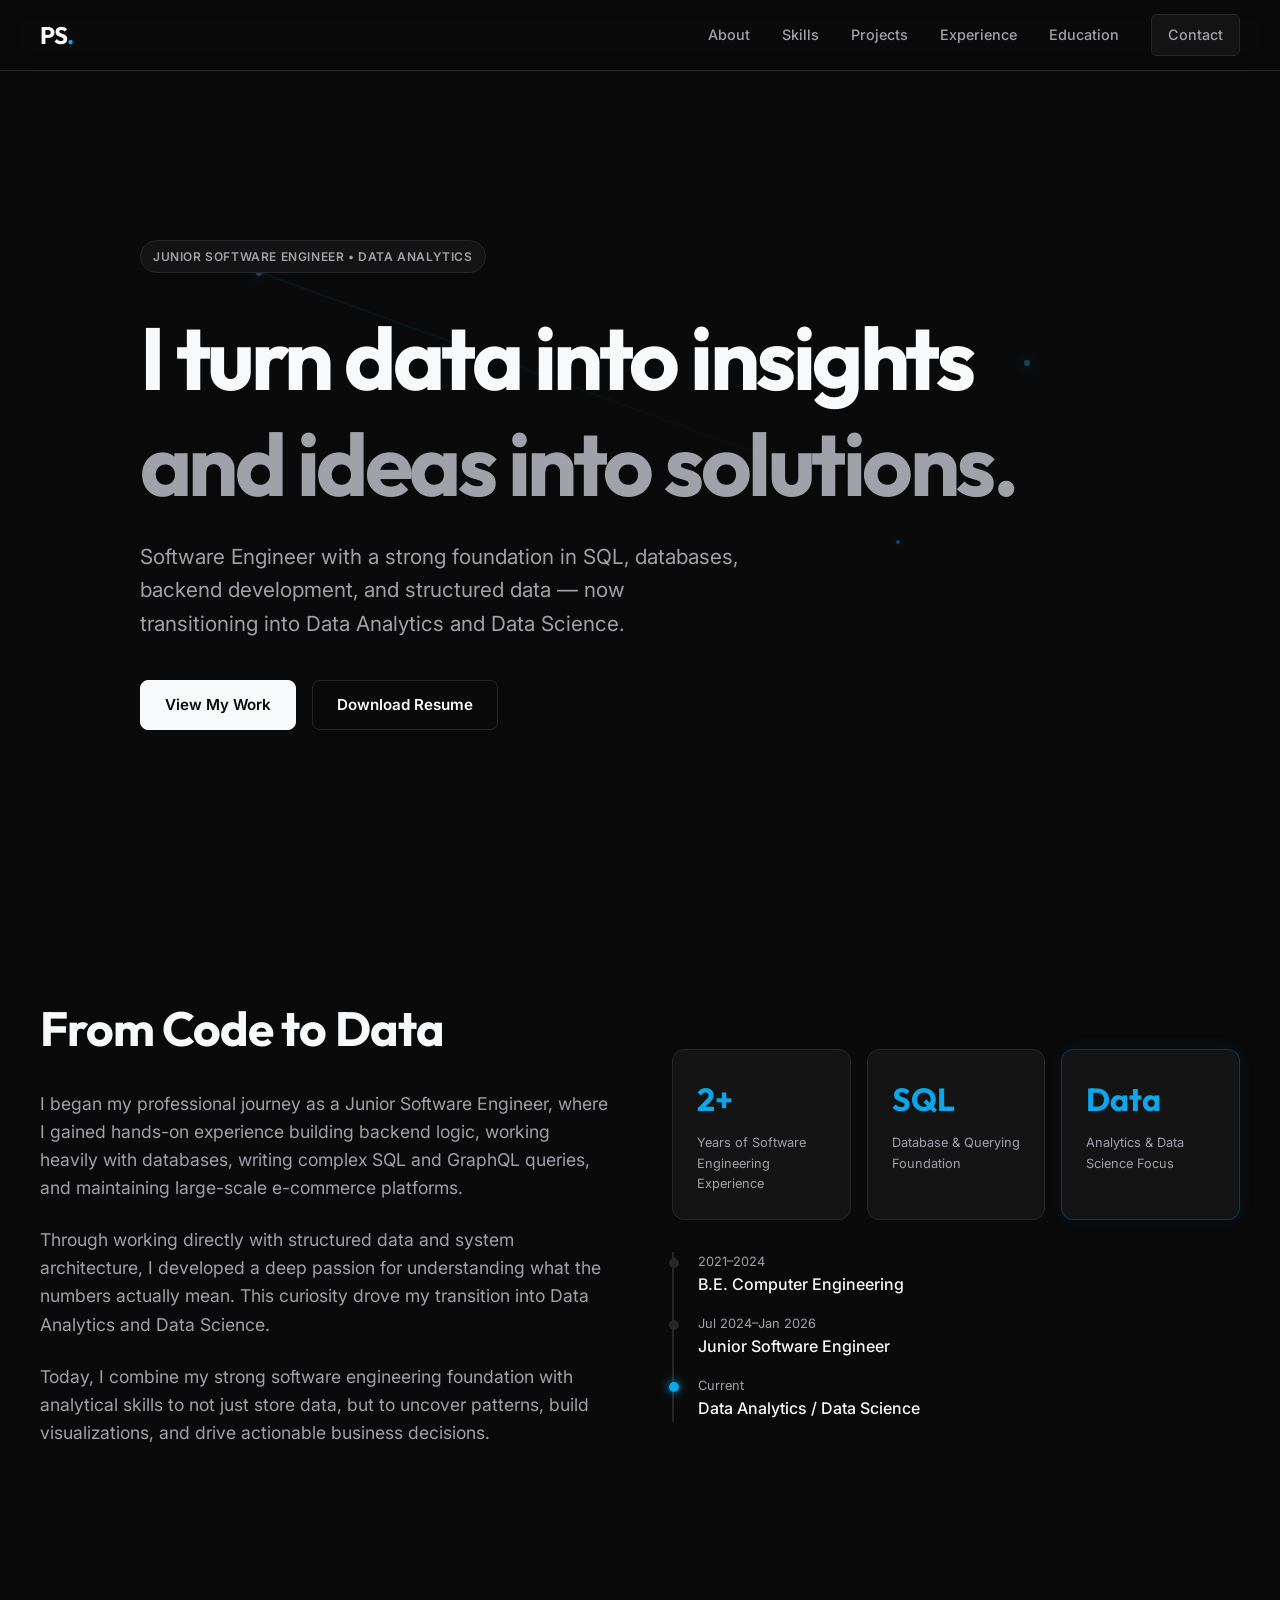
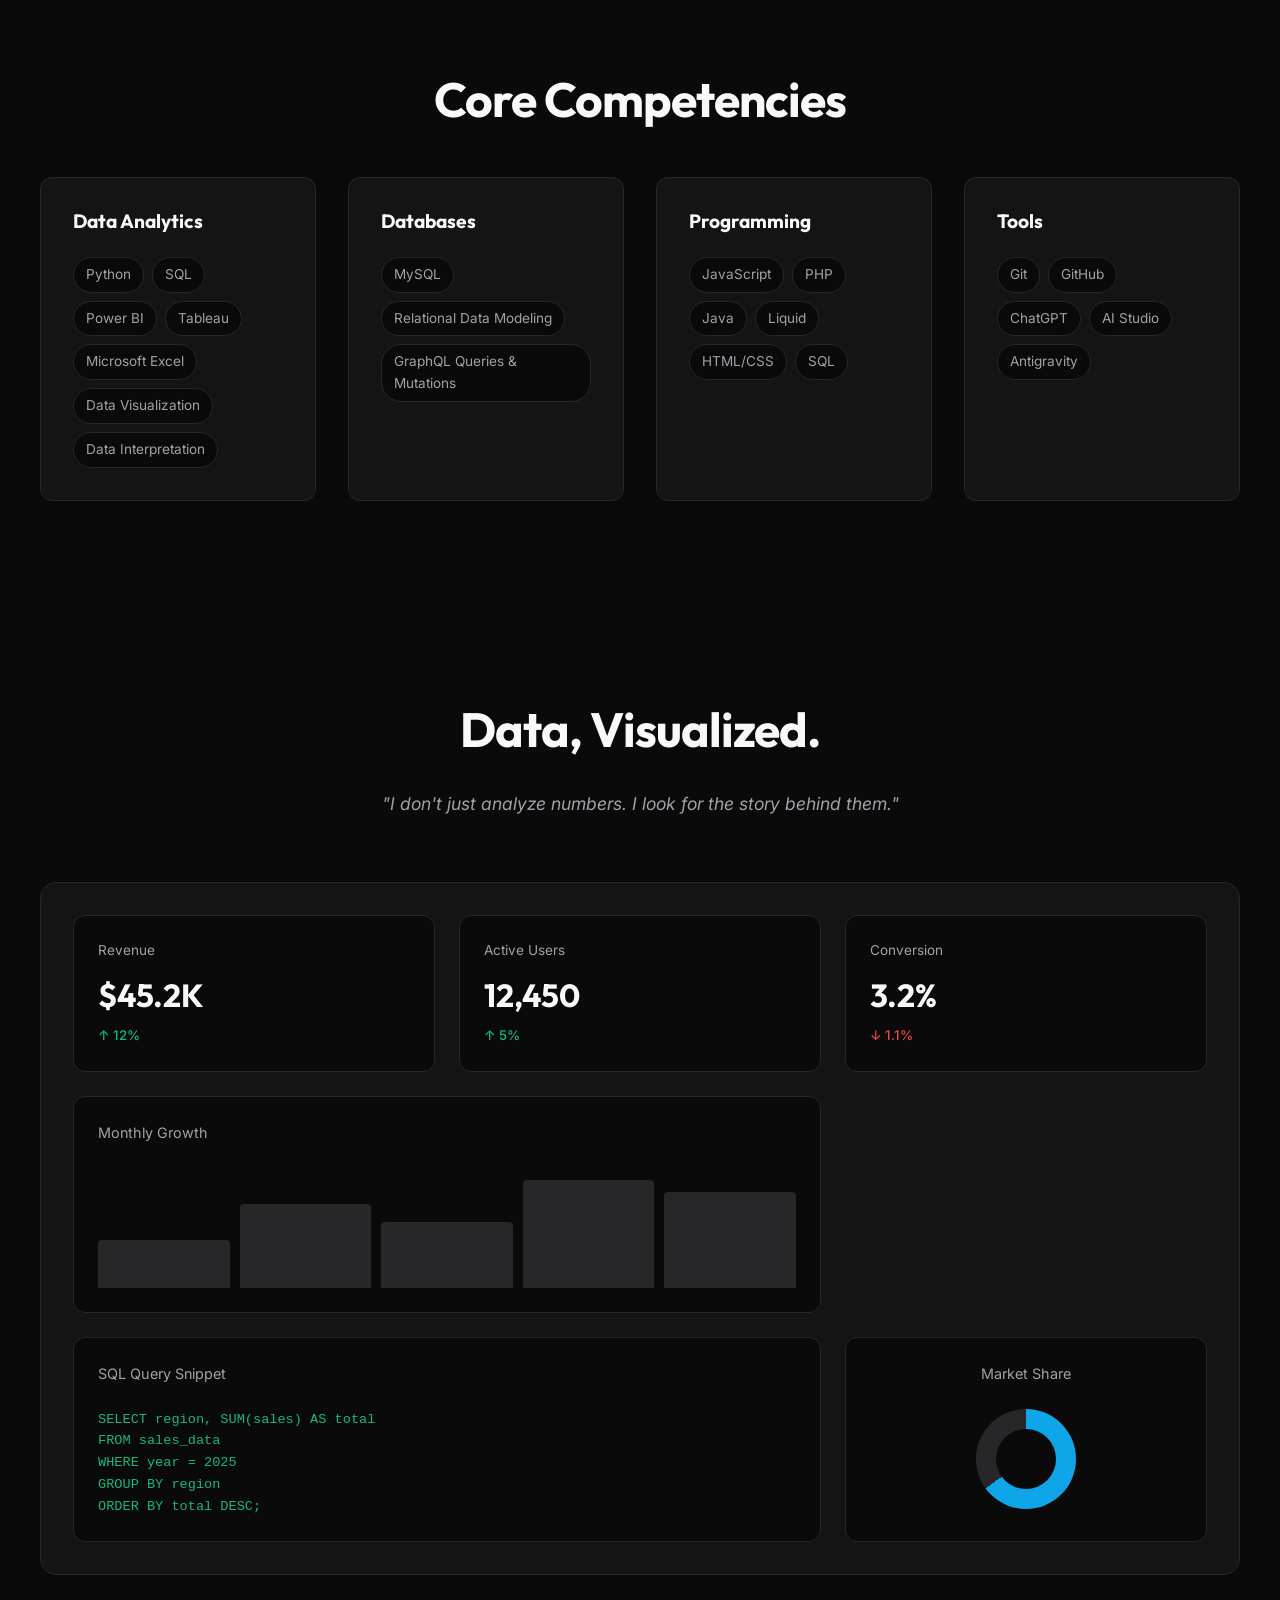
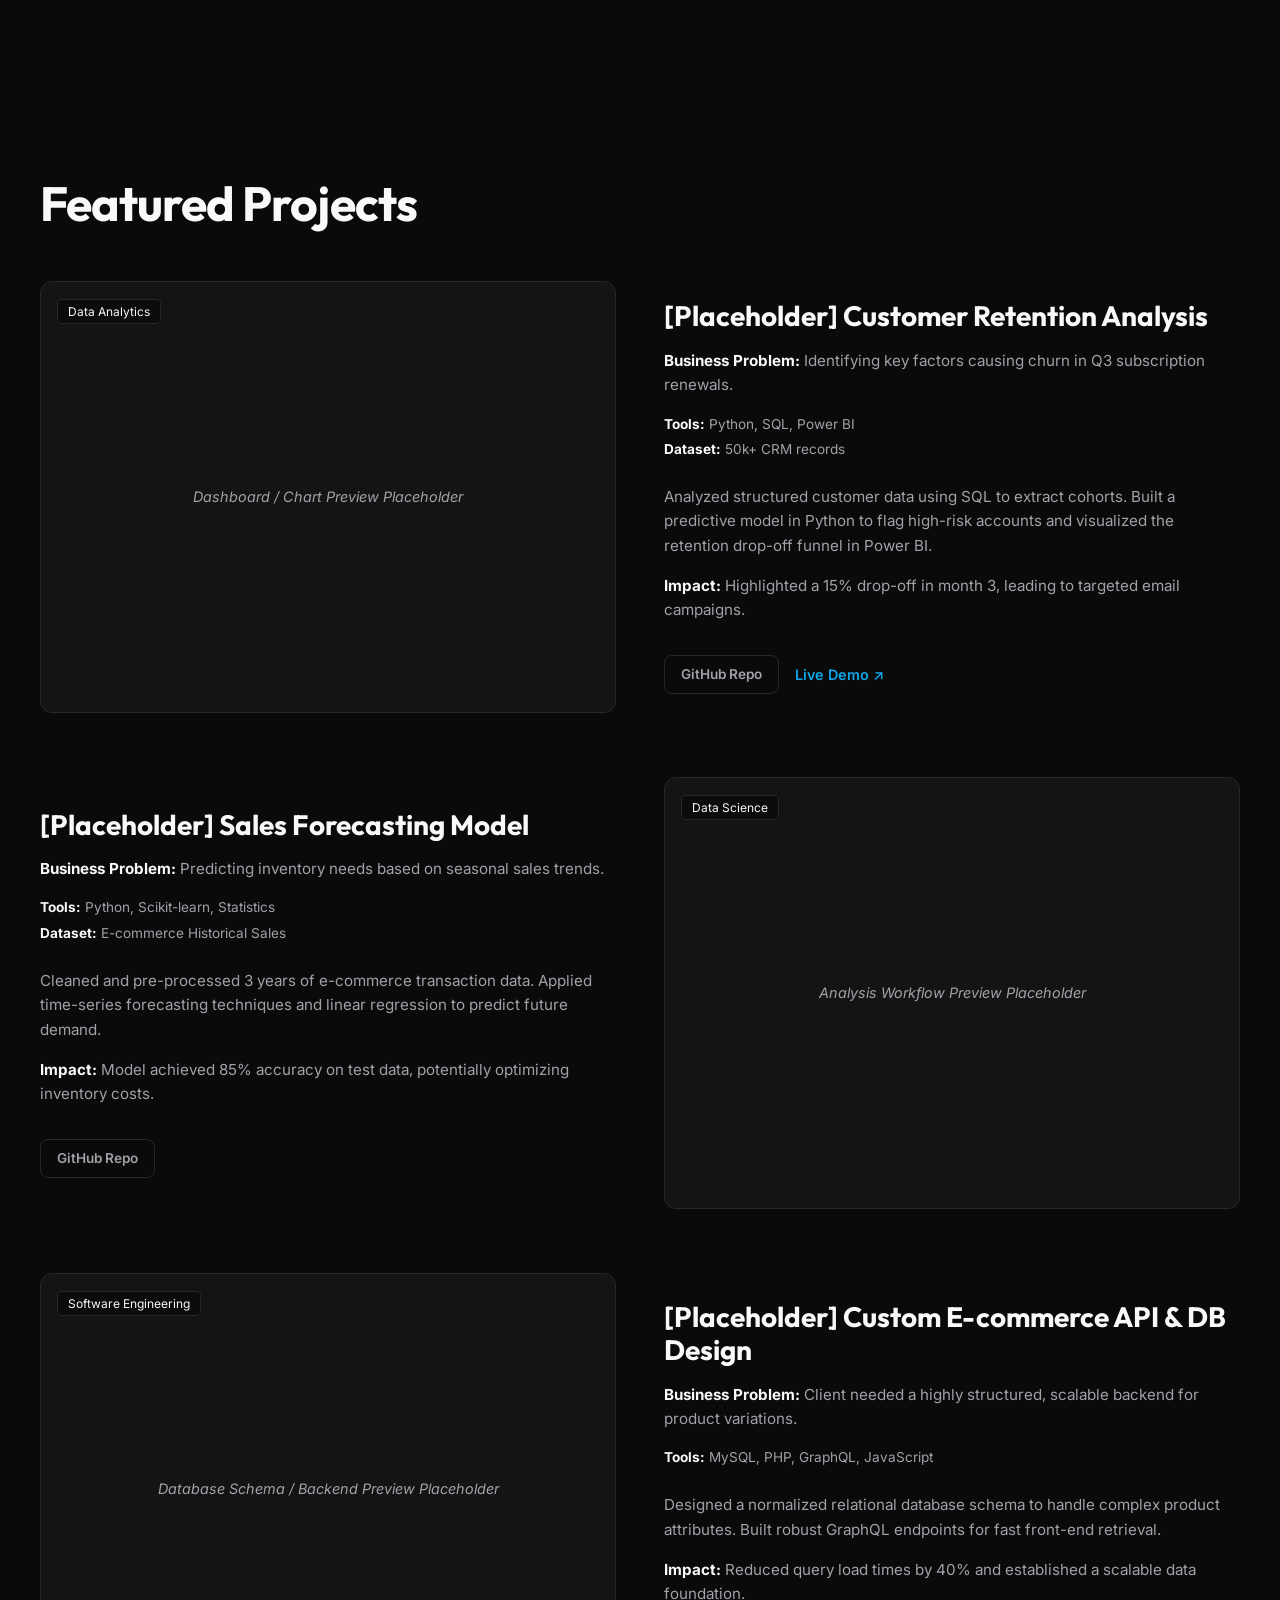
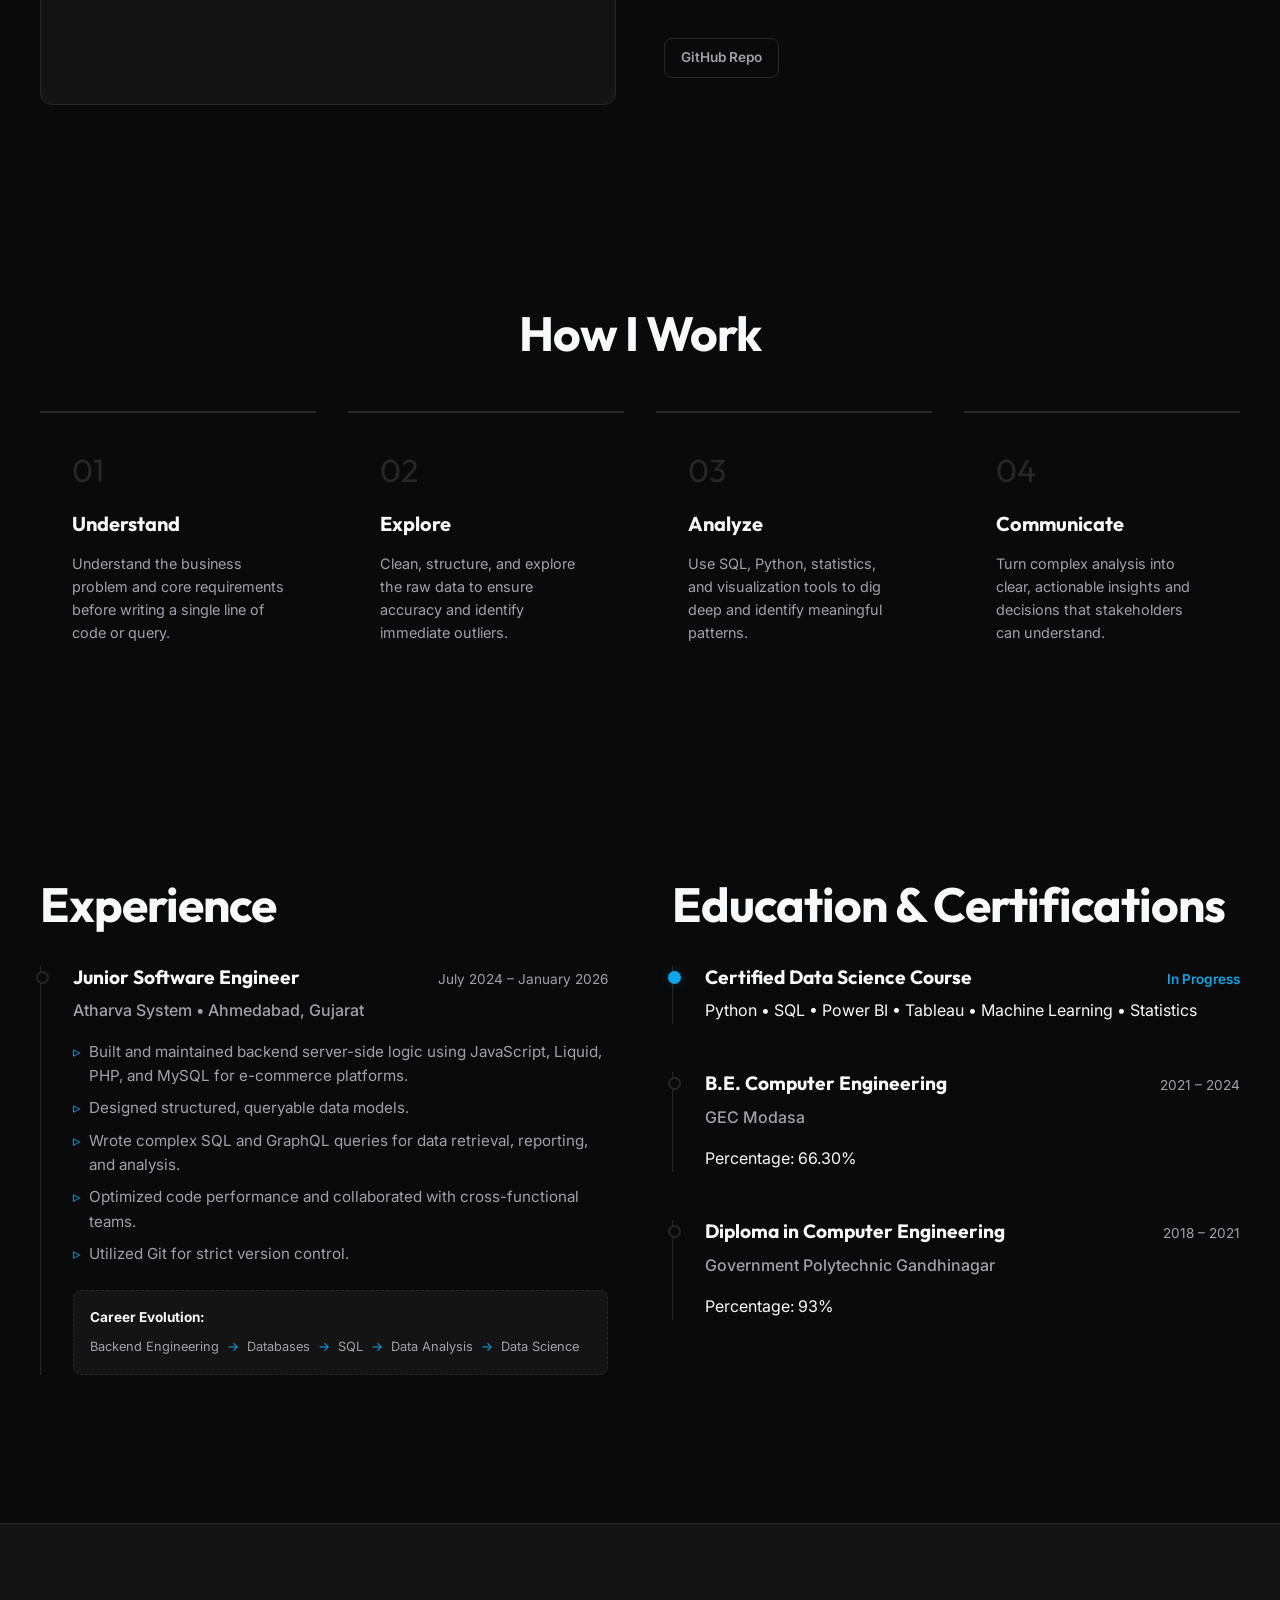
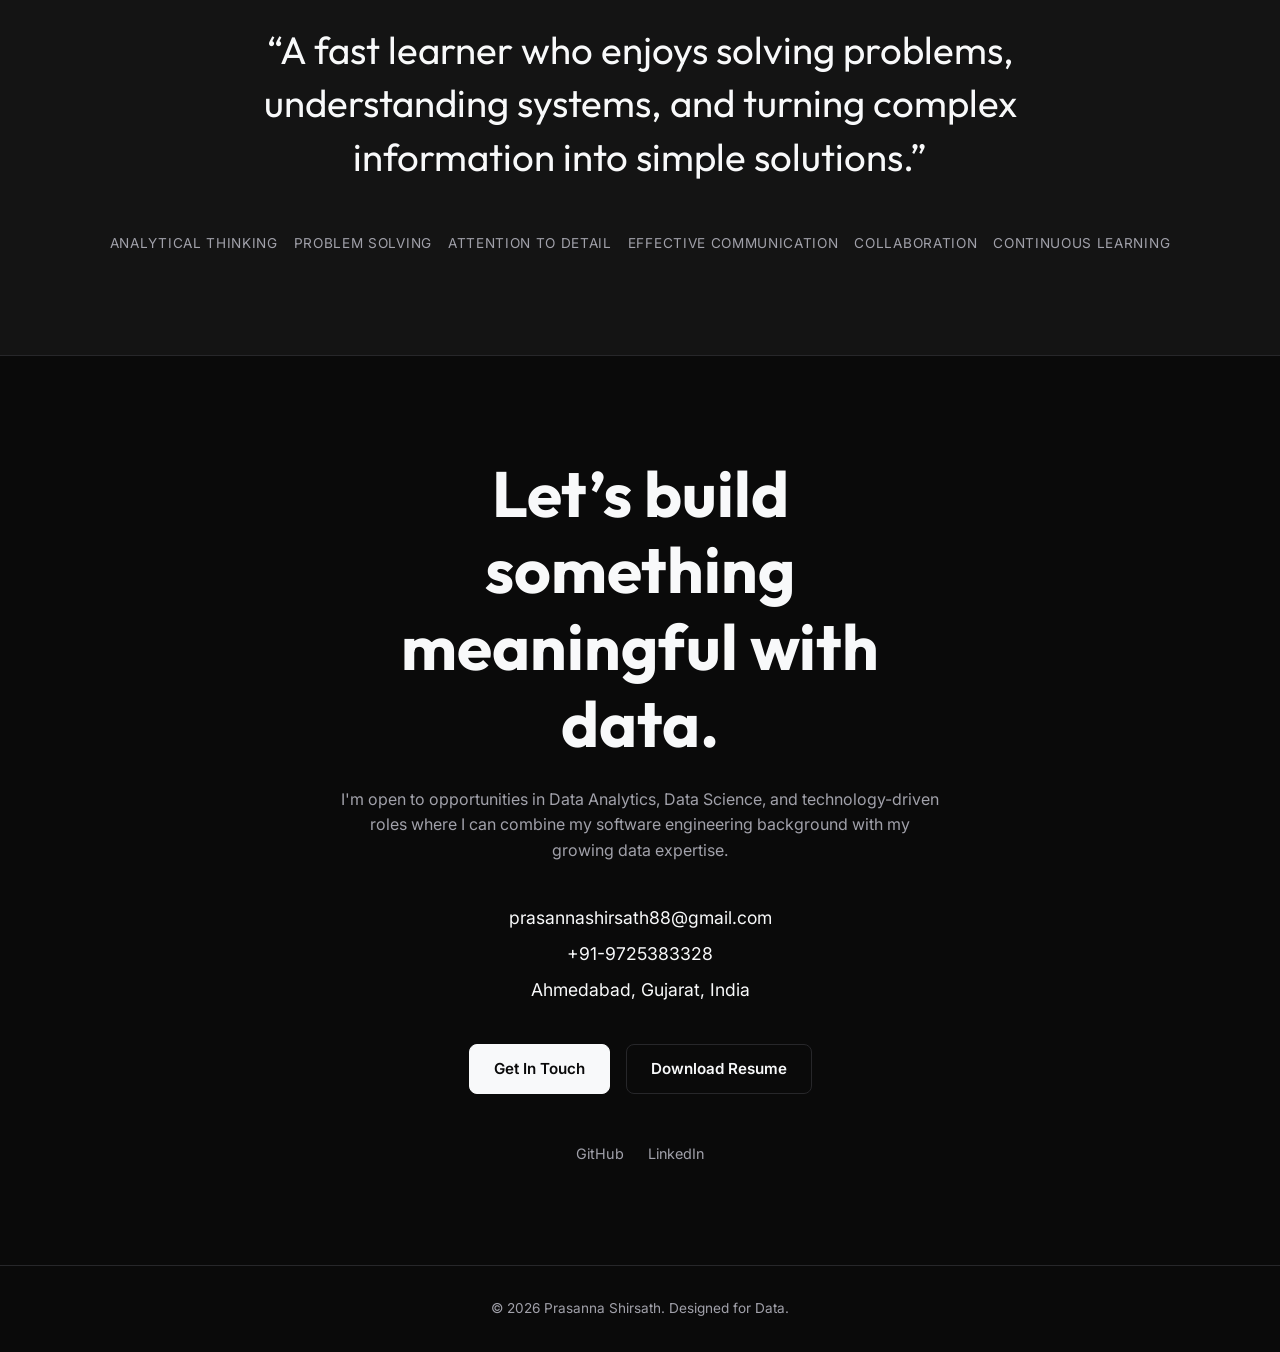
<file: index.html>
<!doctype html>
<html lang="en">
<head>
  <meta charset="UTF-8">
  <meta name="viewport" content="width=device-width, initial-scale=1.0">
  <meta name="description" content="Portfolio of Prasanna Shirsath — Junior Software Engineer with experience in SQL, databases, backend development, and e-commerce, transitioning into Data Analytics and Data Science.">
  <meta name="author" content="Prasanna Shirsath">
  <title>Prasanna Shirsath | Software Engineer & Data Analytics Professional</title>
  
  <link rel="preconnect" href="https://fonts.googleapis.com">
  <link rel="preconnect" href="https://fonts.gstatic.com" crossorigin>
  <link href="https://fonts.googleapis.com/css2?family=Inter:wght@300;400;500;600;700&family=Outfit:wght@400;500;700&display=swap" rel="stylesheet">
  <link rel="stylesheet" href="styles.css">
</head>
<body class="dark-theme">

  <!-- Sticky Navigation -->
  <header class="site-header">
    <div class="nav-container">
      <a href="#top" class="brand">PS<span>.</span></a>
      <button class="mobile-menu-toggle" aria-label="Toggle navigation">
        <span></span><span></span><span></span>
      </button>
      <nav class="primary-nav">
        <a href="#about">About</a>
        <a href="#skills">Skills</a>
        <a href="#projects">Projects</a>
        <a href="#experience">Experience</a>
        <a href="#education">Education</a>
        <a href="#contact" class="nav-cta">Contact</a>
      </nav>
    </div>
  </header>

  <main id="top">
    <!-- HERO SECTION -->
    <section class="hero">
      <div class="hero-bg-anim">
        <!-- CSS Animated Data Background Placeholder -->
        <div class="node node-1"></div>
        <div class="node node-2"></div>
        <div class="node node-3"></div>
        <div class="connection-line"></div>
      </div>
      <div class="hero-content">
        <span class="pill-label">JUNIOR SOFTWARE ENGINEER • DATA ANALYTICS</span>
        <h1 class="hero-title">I turn data into insights<br><span class="text-glow">and ideas into solutions.</span></h1>
        <p class="hero-subtitle">Software Engineer with a strong foundation in SQL, databases, backend development, and structured data — now transitioning into Data Analytics and Data Science.</p>
        <div class="hero-actions">
          <a href="#projects" class="btn btn-primary">View My Work</a>
          <a href="Prasanna_Shirsath_Resume.pdf" target="_blank" class="btn btn-secondary">Download Resume</a>
        </div>
      </div>
    </section>

    <!-- ABOUT ME -->
    <section id="about" class="section about-section fade-up">
      <div class="container">
        <div class="about-grid">
          <div class="about-text">
            <h2 class="section-title">From Code to Data</h2>
            <p>I began my professional journey as a Junior Software Engineer, where I gained hands-on experience building backend logic, working heavily with databases, writing complex SQL and GraphQL queries, and maintaining large-scale e-commerce platforms.</p>
            <p>Through working directly with structured data and system architecture, I developed a deep passion for understanding what the numbers actually mean. This curiosity drove my transition into Data Analytics and Data Science.</p>
            <p>Today, I combine my strong software engineering foundation with analytical skills to not just store data, but to uncover patterns, build visualizations, and drive actionable business decisions.</p>
          </div>
          <div class="about-stats-timeline">
            <div class="stats-row">
              <div class="stat-card">
                <span class="stat-num">2+</span>
                <span class="stat-desc">Years of Software Engineering Experience</span>
              </div>
              <div class="stat-card">
                <span class="stat-num">SQL</span>
                <span class="stat-desc">Database & Querying Foundation</span>
              </div>
              <div class="stat-card glow-card">
                <span class="stat-num">Data</span>
                <span class="stat-desc">Analytics & Data Science Focus</span>
              </div>
            </div>
            <div class="mini-timeline">
              <div class="tl-item">
                <span class="tl-year">2021–2024</span>
                <span class="tl-title">B.E. Computer Engineering</span>
              </div>
              <div class="tl-item">
                <span class="tl-year">Jul 2024–Jan 2026</span>
                <span class="tl-title">Junior Software Engineer</span>
              </div>
              <div class="tl-item active">
                <span class="tl-year">Current</span>
                <span class="tl-title">Data Analytics / Data Science</span>
              </div>
            </div>
          </div>
        </div>
      </div>
    </section>

    <!-- SKILLS -->
    <section id="skills" class="section skills-section fade-up">
      <div class="container">
        <h2 class="section-title text-center">Core Competencies</h2>
        <div class="skills-grid">
          
          <div class="skill-category">
            <h3>Data Analytics</h3>
            <div class="skill-tags">
              <span>Python</span><span>SQL</span><span>Power BI</span>
              <span>Tableau</span><span>Microsoft Excel</span>
              <span>Data Visualization</span><span>Data Interpretation</span>
            </div>
          </div>

          <div class="skill-category">
            <h3>Databases</h3>
            <div class="skill-tags">
              <span>MySQL</span><span>Relational Data Modeling</span>
              <span>GraphQL Queries & Mutations</span>
            </div>
          </div>

          <div class="skill-category">
            <h3>Programming</h3>
            <div class="skill-tags">
              <span>JavaScript</span><span>PHP</span><span>Java</span>
              <span>Liquid</span><span>HTML/CSS</span><span>SQL</span>
            </div>
          </div>

          <div class="skill-category">
            <h3>Tools</h3>
            <div class="skill-tags">
              <span>Git</span><span>GitHub</span><span>ChatGPT</span>
              <span>AI Studio</span><span>Antigravity</span>
            </div>
          </div>

        </div>
      </div>
    </section>

    <!-- DATA ANALYTICS SHOWCASE -->
    <section class="section showcase-section fade-up">
      <div class="container">
        <div class="showcase-header">
          <h2 class="section-title">Data, Visualized.</h2>
          <p class="showcase-subtitle">"I don't just analyze numbers. I look for the story behind them."</p>
        </div>
        <div class="dashboard-mockup">
          <div class="dash-kpi"><span>Revenue</span><strong>$45.2K</strong><small class="positive">↑ 12%</small></div>
          <div class="dash-kpi"><span>Active Users</span><strong>12,450</strong><small class="positive">↑ 5%</small></div>
          <div class="dash-kpi"><span>Conversion</span><strong>3.2%</strong><small class="negative">↓ 1.1%</small></div>
          
          <div class="dash-chart dash-bar">
            <div class="chart-title">Monthly Growth</div>
            <div class="bars"><div class="bar" style="height: 40%"></div><div class="bar" style="height: 70%"></div><div class="bar" style="height: 55%"></div><div class="bar" style="height: 90%"></div><div class="bar" style="height: 80%"></div></div>
          </div>

          <div class="dash-chart dash-sql">
            <div class="chart-title">SQL Query Snippet</div>
            <pre><code>SELECT region, SUM(sales) AS total
FROM sales_data
WHERE year = 2025
GROUP BY region
ORDER BY total DESC;</code></pre>
          </div>

          <div class="dash-chart dash-donut">
             <div class="chart-title">Market Share</div>
             <div class="donut-circle"></div>
          </div>
        </div>
      </div>
    </section>

    <!-- FEATURED PROJECTS -->
    <section id="projects" class="section projects-section fade-up">
      <div class="container">
        <h2 class="section-title">Featured Projects</h2>
        <div class="projects-wrapper">
          
          <!-- Project 1 -->
          <article class="project-case-study">
            <div class="project-visual placeholder-visual">
              <div class="overlay-tags">
                <span class="tag">Data Analytics</span>
              </div>
              <span class="preview-text">Dashboard / Chart Preview Placeholder</span>
            </div>
            <div class="project-info">
              <h3 class="project-title">[Placeholder] Customer Retention Analysis</h3>
              <p class="project-problem"><strong>Business Problem:</strong> Identifying key factors causing churn in Q3 subscription renewals.</p>
              <div class="project-meta">
                <span><strong>Tools:</strong> Python, SQL, Power BI</span>
                <span><strong>Dataset:</strong> 50k+ CRM records</span>
              </div>
              <p class="project-desc">Analyzed structured customer data using SQL to extract cohorts. Built a predictive model in Python to flag high-risk accounts and visualized the retention drop-off funnel in Power BI.</p>
              <p class="project-results"><strong>Impact:</strong> Highlighted a 15% drop-off in month 3, leading to targeted email campaigns.</p>
              <div class="project-links">
                <a href="#" class="btn btn-outline">GitHub Repo</a>
                <a href="#" class="btn btn-text">Live Demo ↗</a>
              </div>
            </div>
          </article>

          <!-- Project 2 -->
          <article class="project-case-study reverse">
            <div class="project-visual placeholder-visual">
              <div class="overlay-tags">
                <span class="tag">Data Science</span>
              </div>
              <span class="preview-text">Analysis Workflow Preview Placeholder</span>
            </div>
            <div class="project-info">
              <h3 class="project-title">[Placeholder] Sales Forecasting Model</h3>
              <p class="project-problem"><strong>Business Problem:</strong> Predicting inventory needs based on seasonal sales trends.</p>
              <div class="project-meta">
                <span><strong>Tools:</strong> Python, Scikit-learn, Statistics</span>
                <span><strong>Dataset:</strong> E-commerce Historical Sales</span>
              </div>
              <p class="project-desc">Cleaned and pre-processed 3 years of e-commerce transaction data. Applied time-series forecasting techniques and linear regression to predict future demand.</p>
              <p class="project-results"><strong>Impact:</strong> Model achieved 85% accuracy on test data, potentially optimizing inventory costs.</p>
              <div class="project-links">
                <a href="#" class="btn btn-outline">GitHub Repo</a>
              </div>
            </div>
          </article>

          <!-- Project 3 -->
          <article class="project-case-study">
            <div class="project-visual placeholder-visual">
              <div class="overlay-tags">
                <span class="tag">Software Engineering</span>
              </div>
              <span class="preview-text">Database Schema / Backend Preview Placeholder</span>
            </div>
            <div class="project-info">
              <h3 class="project-title">[Placeholder] Custom E-commerce API & DB Design</h3>
              <p class="project-problem"><strong>Business Problem:</strong> Client needed a highly structured, scalable backend for product variations.</p>
              <div class="project-meta">
                <span><strong>Tools:</strong> MySQL, PHP, GraphQL, JavaScript</span>
              </div>
              <p class="project-desc">Designed a normalized relational database schema to handle complex product attributes. Built robust GraphQL endpoints for fast front-end retrieval.</p>
              <p class="project-results"><strong>Impact:</strong> Reduced query load times by 40% and established a scalable data foundation.</p>
              <div class="project-links">
                <a href="#" class="btn btn-outline">GitHub Repo</a>
              </div>
            </div>
          </article>

        </div>
      </div>
    </section>

    <!-- HOW I WORK -->
    <section class="section workflow-section fade-up">
      <div class="container">
        <h2 class="section-title text-center">How I Work</h2>
        <div class="workflow-grid">
          <div class="work-card">
            <span class="step-num">01</span>
            <h4>Understand</h4>
            <p>Understand the business problem and core requirements before writing a single line of code or query.</p>
          </div>
          <div class="work-card">
            <span class="step-num">02</span>
            <h4>Explore</h4>
            <p>Clean, structure, and explore the raw data to ensure accuracy and identify immediate outliers.</p>
          </div>
          <div class="work-card">
            <span class="step-num">03</span>
            <h4>Analyze</h4>
            <p>Use SQL, Python, statistics, and visualization tools to dig deep and identify meaningful patterns.</p>
          </div>
          <div class="work-card">
            <span class="step-num">04</span>
            <h4>Communicate</h4>
            <p>Turn complex analysis into clear, actionable insights and decisions that stakeholders can understand.</p>
          </div>
        </div>
      </div>
    </section>

    <!-- EXPERIENCE & EDUCATION -->
    <section id="experience" class="section resume-section fade-up">
      <div class="container resume-grid">
        
        <!-- Experience -->
        <div class="resume-col">
          <h2 class="section-title">Experience</h2>
          
          <div class="resume-item">
            <div class="resume-header">
              <h3>Junior Software Engineer</h3>
              <span class="resume-date">July 2024 – January 2026</span>
            </div>
            <span class="resume-company">Atharva System • Ahmedabad, Gujarat</span>
            
            <ul class="resume-bullets">
              <li>Built and maintained backend server-side logic using JavaScript, Liquid, PHP, and MySQL for e-commerce platforms.</li>
              <li>Designed structured, queryable data models.</li>
              <li>Wrote complex SQL and GraphQL queries for data retrieval, reporting, and analysis.</li>
              <li>Optimized code performance and collaborated with cross-functional teams.</li>
              <li>Utilized Git for strict version control.</li>
            </ul>
            
            <div class="experience-bridge">
              <strong>Career Evolution:</strong>
              <p>Backend Engineering <span>→</span> Databases <span>→</span> SQL <span>→</span> Data Analysis <span>→</span> Data Science</p>
            </div>
          </div>
        </div>

        <!-- Education -->
        <div class="resume-col" id="education">
          <h2 class="section-title">Education & Certifications</h2>
          
          <div class="resume-item highlight-item">
            <div class="resume-header">
              <h3>Certified Data Science Course</h3>
              <span class="resume-date text-accent">In Progress</span>
            </div>
            <p>Python • SQL • Power BI • Tableau • Machine Learning • Statistics</p>
          </div>

          <div class="resume-item">
            <div class="resume-header">
              <h3>B.E. Computer Engineering</h3>
              <span class="resume-date">2021 – 2024</span>
            </div>
            <span class="resume-company">GEC Modasa</span>
            <p>Percentage: 66.30%</p>
          </div>

          <div class="resume-item">
            <div class="resume-header">
              <h3>Diploma in Computer Engineering</h3>
              <span class="resume-date">2018 – 2021</span>
            </div>
            <span class="resume-company">Government Polytechnic Gandhinagar</span>
            <p>Percentage: 93%</p>
          </div>

        </div>

      </div>
    </section>

    <!-- PERSONAL APPROACH -->
    <section class="section approach-section fade-up">
      <div class="container text-center">
        <h2 class="approach-quote">“A fast learner who enjoys solving problems, understanding systems, and turning complex information into simple solutions.”</h2>
        <div class="approach-tags">
          <span>Analytical Thinking</span>
          <span>Problem Solving</span>
          <span>Attention to Detail</span>
          <span>Effective Communication</span>
          <span>Collaboration</span>
          <span>Continuous Learning</span>
        </div>
      </div>
    </section>

    <!-- CONTACT SECTION -->
    <section id="contact" class="section contact-section fade-up">
      <div class="container">
        <div class="contact-box">
          <h2>Let’s build something meaningful with data.</h2>
          <p>I'm open to opportunities in Data Analytics, Data Science, and technology-driven roles where I can combine my software engineering background with my growing data expertise.</p>
          
          <div class="contact-info">
            <a href="mailto:prasannashirsath88@gmail.com">prasannashirsath88@gmail.com</a>
            <span>+91-9725383328</span>
            <span>Ahmedabad, Gujarat, India</span>
          </div>
          
          <div class="contact-actions">
            <a href="mailto:prasannashirsath88@gmail.com" class="btn btn-primary">Get In Touch</a>
            <a href="Prasanna_Shirsath_Resume.pdf" target="_blank" class="btn btn-secondary">Download Resume</a>
          </div>
          
          <div class="social-links">
            <a href="#" aria-label="GitHub">GitHub</a>
            <a href="#" aria-label="LinkedIn">LinkedIn</a>
          </div>
        </div>
      </div>
    </section>
  </main>

  <footer class="site-footer">
    <div class="container">
      <p>© 2026 Prasanna Shirsath. Designed for Data.</p>
    </div>
  </footer>

  <script>
    // Simple intersection observer for fade-up animations
    const observer = new IntersectionObserver((entries) => {
      entries.forEach(entry => {
        if (entry.isIntersecting) {
          entry.target.classList.add('visible');
        }
      });
    }, { threshold: 0.1 });

    document.querySelectorAll('.fade-up').forEach(el => observer.observe(el));
  </script>
</body>
</html>
</file>
<file: styles.css>
:root {
  --bg-color: #0a0a0a;
  --surface-color: #141414;
  --surface-hover: #1e1e1e;
  --text-primary: #f8f9fa;
  --text-secondary: #a1a1aa;
  --accent-color: #0ea5e9; /* Cyan/Blue data accent */
  --accent-glow: rgba(14, 165, 233, 0.25);
  --accent-secondary: #10b981; /* Emerald green */
  --border-color: #27272a;
  
  --font-sans: 'Inter', system-ui, sans-serif;
  --font-heading: 'Outfit', system-ui, sans-serif;
  
  --ease-smooth: cubic-bezier(0.16, 1, 0.3, 1);
  --section-padding: 100px;
}

* {
  box-sizing: border-box;
  margin: 0;
  padding: 0;
}

html, body {
  max-width: 100vw;
  overflow-x: hidden;
  scroll-behavior: smooth;
  scroll-padding-top: 80px;
}

body {
  background-color: var(--bg-color);
  color: var(--text-primary);
  font-family: var(--font-sans);
  line-height: 1.6;
  -webkit-font-smoothing: antialiased;
}

.container {
  width: min(1200px, 100% - 48px);
  margin: 0 auto;
}

/* Typography */
h1, h2, h3, h4 {
  font-family: var(--font-heading);
  font-weight: 700;
  line-height: 1.2;
}

.section-title {
  font-size: clamp(2rem, 4vw, 3rem);
  margin-bottom: 2rem;
  letter-spacing: -0.02em;
}

.text-center {
  text-align: center;
}

/* Buttons */
.btn {
  display: inline-flex;
  align-items: center;
  justify-content: center;
  padding: 12px 24px;
  border-radius: 8px;
  font-weight: 600;
  font-size: 0.95rem;
  text-decoration: none;
  transition: all 0.3s var(--ease-smooth);
  cursor: pointer;
}

.btn-primary {
  background-color: var(--text-primary);
  color: var(--bg-color);
  border: 1px solid var(--text-primary);
}

.btn-primary:hover {
  background-color: transparent;
  color: var(--text-primary);
  box-shadow: 0 0 20px rgba(255, 255, 255, 0.1);
  transform: translateY(-2px);
}

.btn-secondary {
  background-color: transparent;
  color: var(--text-primary);
  border: 1px solid var(--border-color);
}

.btn-secondary:hover {
  border-color: var(--accent-color);
  color: var(--accent-color);
  box-shadow: 0 0 20px var(--accent-glow);
  transform: translateY(-2px);
}

.btn-outline {
  border: 1px solid var(--border-color);
  color: var(--text-secondary);
  font-size: 0.85rem;
  padding: 8px 16px;
}
.btn-outline:hover {
  border-color: var(--text-primary);
  color: var(--text-primary);
}

.btn-text {
  color: var(--accent-color);
  font-size: 0.9rem;
  padding: 8px 0;
  background: none;
}
.btn-text:hover {
  color: var(--text-primary);
}

/* Navigation */
.site-header {
  position: fixed;
  top: 0;
  left: 0;
  width: 100%;
  z-index: 1000;
  background: rgba(10, 10, 10, 0.8);
  backdrop-filter: blur(12px);
  border-bottom: 1px solid var(--border-color);
}

.nav-container {
  width: min(1200px, 100% - 48px);
  margin: 0 auto;
  display: flex;
  justify-content: space-between;
  align-items: center;
  height: 70px;
}

.brand {
  font-family: var(--font-heading);
  font-size: 1.5rem;
  font-weight: 700;
  text-decoration: none;
  color: var(--text-primary);
  letter-spacing: -0.05em;
}
.brand span {
  color: var(--accent-color);
}

.primary-nav {
  display: flex;
  gap: 2rem;
  align-items: center;
}

.primary-nav a {
  text-decoration: none;
  color: var(--text-secondary);
  font-size: 0.9rem;
  font-weight: 500;
  transition: color 0.2s;
}

.primary-nav a:hover {
  color: var(--text-primary);
}

.nav-cta {
  background: var(--surface-color);
  padding: 8px 16px;
  border-radius: 6px;
  border: 1px solid var(--border-color);
}
.nav-cta:hover {
  border-color: var(--text-primary);
}

.mobile-menu-toggle {
  display: none;
  background: none;
  border: none;
  cursor: pointer;
  flex-direction: column;
  gap: 4px;
}
.mobile-menu-toggle span {
  display: block;
  width: 24px;
  height: 2px;
  background: var(--text-primary);
}

/* Hero Section */
.hero {
  min-height: 100vh;
  display: flex;
  align-items: center;
  position: relative;
  overflow: hidden;
  padding-top: 70px;
}

.hero-bg-anim {
  position: absolute;
  top: 0;
  left: 0;
  width: 100%;
  height: 100%;
  z-index: -1;
  opacity: 0.4;
}

/* Animated Data Background */
.node {
  position: absolute;
  width: 6px;
  height: 6px;
  background: var(--accent-color);
  border-radius: 50%;
  box-shadow: 0 0 15px var(--accent-color);
}
.node-1 { top: 30%; left: 20%; animation: float 6s ease-in-out infinite; }
.node-2 { top: 60%; left: 70%; animation: float 8s ease-in-out infinite reverse; width: 4px; height: 4px; }
.node-3 { top: 40%; left: 80%; animation: float 7s ease-in-out infinite 1s; }

.connection-line {
  position: absolute;
  top: 30%;
  left: 20%;
  width: 55%;
  height: 2px;
  background: linear-gradient(90deg, var(--accent-color), transparent);
  transform: rotate(20deg);
  transform-origin: left center;
  opacity: 0.2;
}

@keyframes float {
  0%, 100% { transform: translateY(0) translateX(0); }
  50% { transform: translateY(-20px) translateX(10px); }
}

.hero-content {
  width: min(1000px, 100% - 48px);
  margin: 0 auto;
}

.pill-label {
  display: inline-block;
  padding: 6px 12px;
  background: var(--surface-color);
  border: 1px solid var(--border-color);
  border-radius: 20px;
  font-size: 0.75rem;
  font-weight: 600;
  letter-spacing: 0.05em;
  color: var(--text-secondary);
  margin-bottom: 2rem;
}

.hero-title {
  font-size: clamp(3rem, 7vw, 5.5rem);
  letter-spacing: -0.04em;
  margin-bottom: 1.5rem;
}

.text-glow {
  color: var(--text-secondary);
  position: relative;
}

.hero-subtitle {
  font-size: clamp(1.1rem, 2vw, 1.3rem);
  color: var(--text-secondary);
  max-width: 600px;
  margin-bottom: 2.5rem;
}

.hero-actions {
  display: flex;
  gap: 1rem;
}

/* About Section */
.section {
  padding: var(--section-padding) 0;
}

.about-grid {
  display: grid;
  grid-template-columns: 1fr 1fr;
  gap: 4rem;
  align-items: center;
}

.about-text p {
  color: var(--text-secondary);
  margin-bottom: 1.5rem;
  font-size: 1.1rem;
}

.stats-row {
  display: flex;
  gap: 1rem;
  margin-bottom: 2rem;
}

.stat-card {
  flex: 1;
  background: var(--surface-color);
  border: 1px solid var(--border-color);
  padding: 1.5rem;
  border-radius: 12px;
  display: flex;
  flex-direction: column;
}

.glow-card {
  border-color: var(--accent-glow);
  box-shadow: 0 0 20px rgba(14, 165, 233, 0.05);
}

.stat-num {
  font-family: var(--font-heading);
  font-size: 2rem;
  font-weight: 700;
  color: var(--accent-color);
  margin-bottom: 0.5rem;
}

.stat-desc {
  font-size: 0.8rem;
  color: var(--text-secondary);
}

.mini-timeline {
  display: flex;
  flex-direction: column;
  gap: 1rem;
  border-left: 2px solid var(--border-color);
  padding-left: 1.5rem;
}

.tl-item {
  position: relative;
}

.tl-item::before {
  content: '';
  position: absolute;
  left: -29px;
  top: 6px;
  width: 10px;
  height: 10px;
  border-radius: 50%;
  background: var(--border-color);
}

.tl-item.active::before {
  background: var(--accent-color);
  box-shadow: 0 0 10px var(--accent-color);
}

.tl-year {
  display: block;
  font-size: 0.8rem;
  color: var(--text-secondary);
}

.tl-title {
  font-weight: 500;
}

/* Skills Section */
.skills-grid {
  display: grid;
  grid-template-columns: repeat(auto-fit, minmax(250px, 1fr));
  gap: 2rem;
  margin-top: 3rem;
}

.skill-category {
  background: var(--surface-color);
  border: 1px solid var(--border-color);
  padding: 2rem;
  border-radius: 12px;
  transition: transform 0.3s var(--ease-smooth);
}
.skill-category:hover {
  transform: translateY(-5px);
  border-color: var(--text-secondary);
}

.skill-category h3 {
  font-size: 1.2rem;
  margin-bottom: 1.5rem;
  color: var(--text-primary);
}

.skill-tags {
  display: flex;
  flex-wrap: wrap;
  gap: 0.5rem;
}

.skill-tags span {
  font-size: 0.85rem;
  padding: 6px 12px;
  background: var(--bg-color);
  border: 1px solid var(--border-color);
  border-radius: 20px;
  color: var(--text-secondary);
}

/* Data Showcase Section */
.showcase-header {
  text-align: center;
  margin-bottom: 4rem;
}
.showcase-subtitle {
  color: var(--text-secondary);
  font-style: italic;
  font-size: 1.1rem;
}

.dashboard-mockup {
  display: grid;
  grid-template-columns: repeat(3, 1fr);
  gap: 1.5rem;
  background: var(--surface-color);
  padding: 2rem;
  border-radius: 16px;
  border: 1px solid var(--border-color);
}

.dash-kpi {
  background: var(--bg-color);
  padding: 1.5rem;
  border-radius: 12px;
  border: 1px solid var(--border-color);
  display: flex;
  flex-direction: column;
}
.dash-kpi span { font-size: 0.85rem; color: var(--text-secondary); margin-bottom: 0.5rem; }
.dash-kpi strong { font-size: 2rem; font-family: var(--font-heading); margin-bottom: 0.25rem; }
.dash-kpi small.positive { color: var(--accent-secondary); font-weight: 500;}
.dash-kpi small.negative { color: #ef4444; font-weight: 500;}

.dash-chart {
  background: var(--bg-color);
  padding: 1.5rem;
  border-radius: 12px;
  border: 1px solid var(--border-color);
  grid-column: span 1;
}

.chart-title {
  font-size: 0.9rem;
  color: var(--text-secondary);
  margin-bottom: 1.5rem;
}

.dash-bar { grid-column: span 2; }
.bars {
  display: flex;
  align-items: flex-end;
  gap: 10px;
  height: 120px;
}
.bar {
  flex: 1;
  background: var(--border-color);
  border-radius: 4px 4px 0 0;
  transition: background 0.3s;
}
.bar:hover { background: var(--accent-color); }

.dash-sql { grid-column: span 2; }
.dash-sql pre {
  font-family: monospace;
  font-size: 0.85rem;
  color: #10b981;
  overflow-x: auto;
}

.dash-donut { grid-column: span 1; display:flex; flex-direction:column; align-items:center;}
.donut-circle {
  width: 100px;
  height: 100px;
  border-radius: 50%;
  background: conic-gradient(var(--accent-color) 0% 65%, var(--border-color) 65% 100%);
  position: relative;
}
.donut-circle::after {
  content: '';
  position: absolute;
  top: 50%; left: 50%;
  transform: translate(-50%, -50%);
  width: 60px; height: 60px;
  background: var(--bg-color);
  border-radius: 50%;
}

/* Projects */
.projects-wrapper {
  display: flex;
  flex-direction: column;
  gap: 4rem;
  margin-top: 3rem;
}

.project-case-study {
  display: grid;
  grid-template-columns: 1fr 1fr;
  gap: 3rem;
  align-items: center;
}

.project-case-study.reverse .project-visual {
  order: 2;
}

.placeholder-visual {
  aspect-ratio: 4/3;
  background: var(--surface-color);
  border: 1px solid var(--border-color);
  border-radius: 12px;
  display: flex;
  align-items: center;
  justify-content: center;
  position: relative;
  overflow: hidden;
}

.overlay-tags {
  position: absolute;
  top: 1rem;
  left: 1rem;
}
.overlay-tags .tag {
  background: rgba(10, 10, 10, 0.8);
  backdrop-filter: blur(4px);
  padding: 4px 10px;
  border-radius: 4px;
  font-size: 0.75rem;
  border: 1px solid var(--border-color);
}

.preview-text {
  color: var(--text-secondary);
  font-size: 0.9rem;
  font-style: italic;
}

.project-title {
  font-size: 1.75rem;
  margin-bottom: 1rem;
}

.project-meta {
  display: flex;
  flex-direction: column;
  gap: 0.25rem;
  margin-bottom: 1.5rem;
  font-size: 0.85rem;
  color: var(--text-secondary);
}
.project-meta strong { color: var(--text-primary); }

.project-problem, .project-desc, .project-results {
  font-size: 0.95rem;
  color: var(--text-secondary);
  margin-bottom: 1rem;
}
.project-problem strong, .project-results strong {
  color: var(--text-primary);
}

.project-links {
  display: flex;
  gap: 1rem;
  margin-top: 2rem;
  align-items: center;
}

/* Workflow */
.workflow-grid {
  display: grid;
  grid-template-columns: repeat(auto-fit, minmax(200px, 1fr));
  gap: 2rem;
  margin-top: 3rem;
}

.work-card {
  padding: 2rem;
  border-top: 2px solid var(--border-color);
  transition: border-color 0.3s;
}
.work-card:hover {
  border-color: var(--accent-color);
}
.step-num {
  font-family: var(--font-heading);
  font-size: 2rem;
  color: var(--border-color);
  display: block;
  margin-bottom: 1rem;
  transition: color 0.3s;
}
.work-card:hover .step-num {
  color: var(--accent-color);
}
.work-card h4 {
  font-size: 1.25rem;
  margin-bottom: 1rem;
}
.work-card p {
  color: var(--text-secondary);
  font-size: 0.9rem;
}

/* Resume (Experience & Education) */
.resume-grid {
  display: grid;
  grid-template-columns: 1fr 1fr;
  gap: 4rem;
}

.resume-item {
  position: relative;
  padding-left: 2rem;
  margin-bottom: 3rem;
  border-left: 1px solid var(--border-color);
}
.resume-item::before {
  content: '';
  position: absolute;
  left: -5px;
  top: 5px;
  width: 9px;
  height: 9px;
  border-radius: 50%;
  background: var(--bg-color);
  border: 2px solid var(--border-color);
}

.highlight-item::before {
  border-color: var(--accent-color);
  background: var(--accent-color);
  box-shadow: 0 0 10px var(--accent-glow);
}

.resume-header {
  display: flex;
  justify-content: space-between;
  align-items: baseline;
  margin-bottom: 0.5rem;
}
.resume-header h3 { font-size: 1.2rem; }
.resume-date { font-size: 0.85rem; color: var(--text-secondary); }
.text-accent { color: var(--accent-color); font-weight: 600;}

.resume-company {
  display: block;
  font-weight: 500;
  color: var(--text-secondary);
  margin-bottom: 1rem;
}

.resume-bullets {
  list-style: none;
  color: var(--text-secondary);
  font-size: 0.95rem;
}
.resume-bullets li {
  margin-bottom: 0.5rem;
  position: relative;
  padding-left: 1rem;
}
.resume-bullets li::before {
  content: '▹';
  position: absolute;
  left: 0;
  color: var(--accent-color);
}

.experience-bridge {
  margin-top: 1.5rem;
  padding: 1rem;
  background: var(--surface-color);
  border-radius: 8px;
  border: 1px dashed var(--border-color);
}
.experience-bridge strong { font-size: 0.85rem; display: block; margin-bottom: 0.5rem;}
.experience-bridge p { font-size: 0.8rem; color: var(--text-secondary); }
.experience-bridge span { color: var(--accent-color); margin: 0 4px;}

/* Personal Approach */
.approach-section {
  background: var(--surface-color);
  border-top: 1px solid var(--border-color);
  border-bottom: 1px solid var(--border-color);
}
.approach-quote {
  font-size: clamp(1.5rem, 3vw, 2.5rem);
  max-width: 800px;
  margin: 0 auto 3rem;
  font-weight: 400;
  line-height: 1.4;
}
.approach-tags {
  display: flex;
  flex-wrap: wrap;
  justify-content: center;
  gap: 1rem;
}
.approach-tags span {
  font-size: 0.85rem;
  color: var(--text-secondary);
  text-transform: uppercase;
  letter-spacing: 0.05em;
}

/* Contact */
.contact-box {
  text-align: center;
  max-width: 600px;
  margin: 0 auto;
}
.contact-box h2 {
  font-size: clamp(2.5rem, 5vw, 4rem);
  margin-bottom: 1.5rem;
}
.contact-box p {
  color: var(--text-secondary);
  margin-bottom: 2.5rem;
}
.contact-info {
  display: flex;
  flex-direction: column;
  gap: 0.5rem;
  margin-bottom: 2.5rem;
}
.contact-info a, .contact-info span {
  font-size: 1.1rem;
  color: var(--text-primary);
  text-decoration: none;
}
.contact-actions {
  display: flex;
  justify-content: center;
  gap: 1rem;
  margin-bottom: 3rem;
}

.social-links {
  display: flex;
  justify-content: center;
  gap: 1.5rem;
}
.social-links a {
  color: var(--text-secondary);
  text-decoration: none;
  font-size: 0.9rem;
}
.social-links a:hover { color: var(--text-primary); }

/* Footer */
.site-footer {
  padding: 2rem 0;
  text-align: center;
  border-top: 1px solid var(--border-color);
  color: var(--text-secondary);
  font-size: 0.85rem;
}

/* Animations */
.fade-up {
  opacity: 0;
  transform: translateY(30px);
  transition: opacity 0.8s var(--ease-smooth), transform 0.8s var(--ease-smooth);
}
.fade-up.visible {
  opacity: 1;
  transform: translateY(0);
}

/* Responsive */
@media (max-width: 900px) {
  .about-grid, .project-case-study, .resume-grid {
    grid-template-columns: 1fr;
  }
  .project-case-study.reverse .project-visual {
    order: -1;
  }
  .dashboard-mockup {
    grid-template-columns: 1fr 1fr;
  }
  .dash-bar, .dash-sql { grid-column: span 2; }
}

@media (max-width: 768px) {
  .primary-nav { display: none; }
  .mobile-menu-toggle { display: flex; }
  
  .hero-actions {
    flex-direction: column;
  }
  .stats-row {
    flex-direction: column;
  }
  .dashboard-mockup {
    grid-template-columns: 1fr;
  }
  .dash-bar, .dash-sql { grid-column: span 1; }
  
  .contact-actions {
    flex-direction: column;
  }
}
</file>
